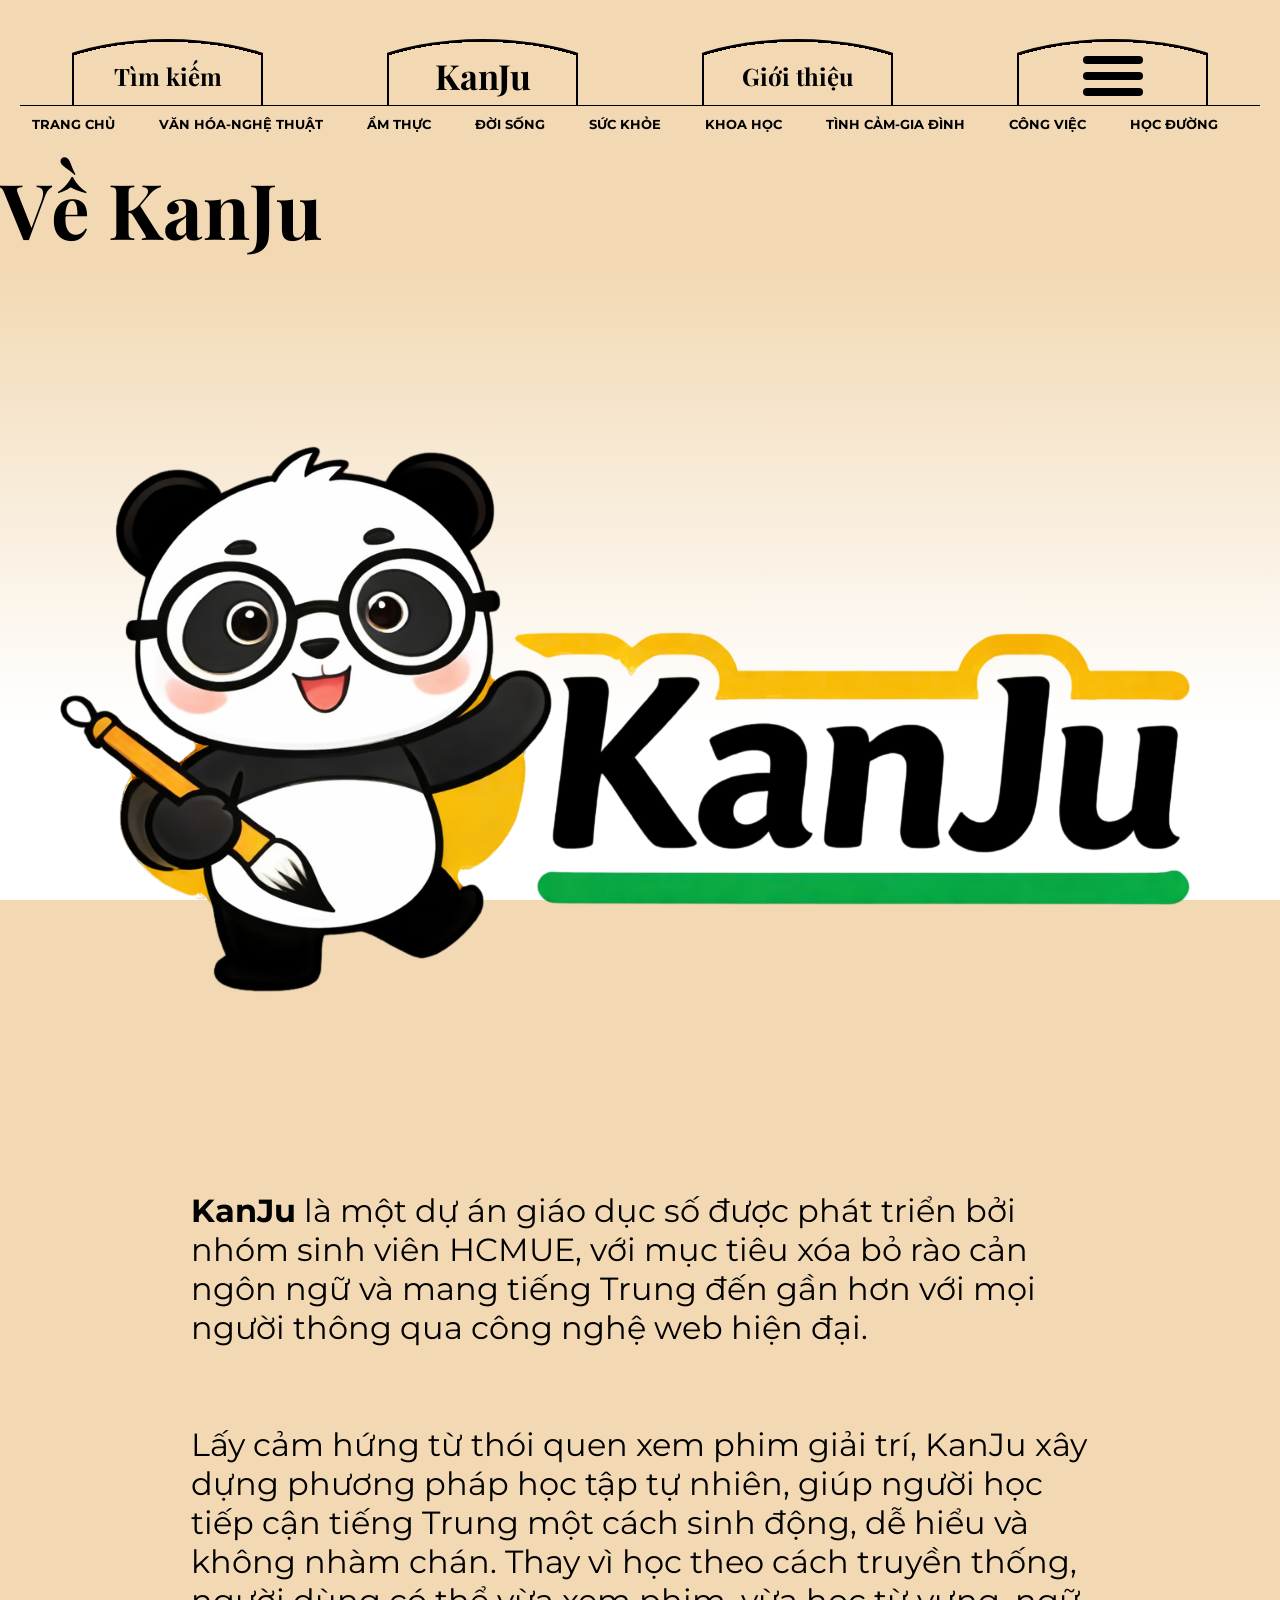
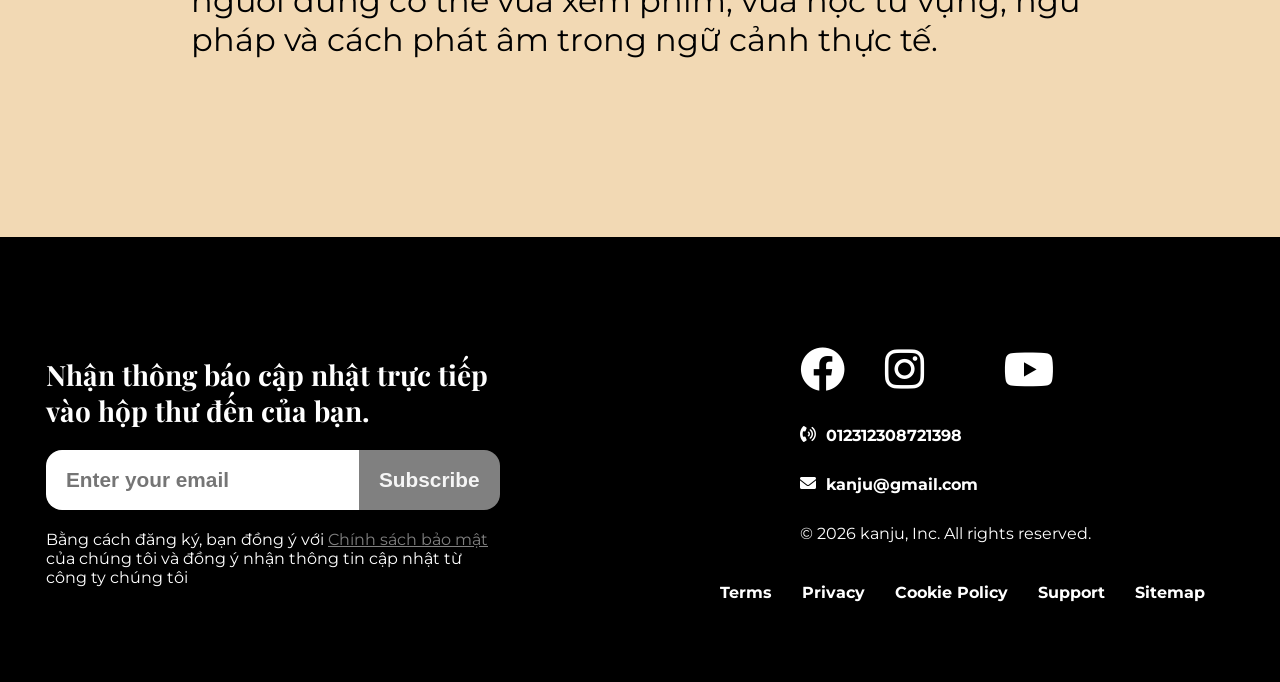
<file: pages/about.html>
<!DOCTYPE html>
<html lang="vi">

<head>
  <meta charset="UTF-8">
  <meta name="viewport" content="width=device-width, initial-scale=1.0">
  <title>Kanju</title>
  <link rel="stylesheet" href="../assets/css/general.css">
  <link rel="stylesheet" href="../assets/css/about.css">
  <link rel="preconnect" href="https://fonts.googleapis.com">
  <link rel="preconnect" href="https://fonts.gstatic.com" crossorigin>
  <link href="https://fonts.googleapis.com/css2?family=Montserrat:ital,wght@0,100..900;1,100..900&family=Playfair+Display:ital,wght@0,400..900;1,400..900&display=swap" rel="stylesheet">
  <link rel="stylesheet" href="https://cdnjs.cloudflare.com/ajax/libs/font-awesome/6.0.0/css/all.min.css">
  <link rel="icon" type="image/x-icon" href="/assets/img/logoicon-Photoroom.png">
</head>

<body>
  <!-- Overlay cho đăng nhập đăng xuất và pop up -->
  <div id="page-overlay"></div>
  <div id="pop-up-overlay__placeholder"></div>

  <!-- Nội dung chính -->
  <div id="mainContent">
    <header>
      <div id="navbar__placeholder"></div>
      <div id="mobile-menu__placeholder"></div>
    </header>

    <main>
      <div class="container1">
        <div class="header">
          <h1 class="title">Về KanJu</h1>
          <!-- <p class="subtitle">
             Đây là trang web miễn phí giúp nâng cao năng lực giao tiếp ở trình độ trung cấp.
          </p> -->
        </div>

        <div class="content-area">
          <img src="../assets/img/logo-Photoroom.png" alt="About Banner" class="about-banner">
          <!-- Bạn có thể dùng JS để đổ hình ảnh hoặc nội dung vào đây -->
          <!-- <div class="column"></div>
          <div class="column"></div>
          <div class="column"></div>
          <div class="column"></div> -->
        </div>
      </div>

      <!-- <div class="FAQ-section">
        <div class="social-box">
          <h3 class="social-title">THEO DÕI CHÚNG TÔI</h3>
          <div class="social-icons">
            <a href="#" class="social-icon"><i class="fab fa-facebook-f"></i></a>
            <a href="#" class="social-icon"><i class="fab fa-instagram"></i></a>
            <a href="#" class="social-icon"><i class="fab fa-tiktok"></i></a>
            <a href="#" class="social-icon"><i class="fab fa-youtube"></i></a>
          </div>
        </div>
        <div class="contact-box">
          <h3 class="social-title">Kết nối với đội ngũ giáo dục</h3>
          <p class="contact-title">
            Bạn có thắc mắc về lộ trình học? <span class="contact-link">Liên hệ ngay</span> để được hỗ trợ giải đáp.
          </p>
        </div>
      </div> -->

      <div class="description-section">
        <p class="description-text">
          <strong>KanJu</strong> là một dự án giáo dục số được phát triển bởi nhóm sinh viên HCMUE, với mục tiêu xóa bỏ rào cản ngôn ngữ và mang tiếng Trung đến gần hơn với mọi người thông qua công nghệ web hiện đại.
        </p>
        <br><br>
        <p class="description-text">
          Lấy cảm hứng từ thói quen xem phim giải trí, KanJu xây dựng phương pháp học tập tự nhiên, giúp người học tiếp cận tiếng Trung một cách sinh động, dễ hiểu và không nhàm chán. Thay vì học theo cách truyền thống, người dùng có thể vừa xem phim, vừa học từ vựng, ngữ pháp và cách phát âm trong ngữ cảnh thực tế.
        </p>
        <br><br>
        <!-- <p class="description-text">
          Thay vì những giáo trình khô khan, nền tảng của chúng tôi kết hợp giữa **Video trực quan**, **Hệ thống từ vựng thông minh** và **Trải nghiệm đọc hiểu tương tác**. Chúng tôi không chỉ dạy ngôn ngữ, chúng tôi truyền cảm hứng để bạn khám phá một nền văn hóa mới.
        </p> -->
      </div>
    </main>

    <div id="footer__placeholder"></div>
  </div>

  <script type="module" src="../components/Navbar/Navbar.js"></script>
  <script src="../assets/js/login.js"></script>
  <script src="../components/PopUpOverlay/PopUpOverlay.js"></script>
  <script type="module" src="../components/MobileMenu/MobileMenu.js"></script>
  <script type="module" src="../components/Footer/Footer.js"></script>
  <script src="../assets/js/overlay.js"></script>
  <script src="../assets/js/faq-animation.js"></script>
  <script src="../assets/js/header.js" type="module"></script>
</body>

</html>
</file>
<file: assets/css/general.css>
/* || RESET */
* {
  margin: 0;
  padding: 0;
  box-sizing: border-box;
}

img {
  display: block;
}

/* || VARIABLES */
:root {
  /* FONTS */
  --FF: "Montserrat", sans-serif;
  --FF-HEADING: "Playfair Display", serif;
  --FS-LOGO: clamp(16px, 2.7vw, 38.88px);
  --FS-HEADING: clamp(1.5rem, 1.5vw, 2rem);
  --FS: 1rem;
  /* COLORS */
  --FONT-COLOR: black;
  --NAV-HOVER-COLOR: darkred;
  --LINK-HOVER-COLOR: brown;
  --LINK-ACTIVE-COLOR: red;
  --NAV-ACTIVE-COLOR: #f3d19e;
  --BG-COLOR: #f2d9b4;
  --BG-FADED-COLOR: white;
  --BG-IMAGE: linear-gradient(to bottom, #f2d9b4 0%, #f2d9b4 30%, white 80%);
}

/* || GENERAL */

html {
  font-size: var(--FS);
}

body {
  height: auto;
  margin: 0;
  background-color: var(--BG-COLOR);
  background-image: var(--BG-IMAGE);
  background-attachment: fixed;
  font-family: var(--FF);
  color: var(--FONT-COLOR);
  overflow-x: hidden;
}

h1,
h2,
h3,
h4,
h5,
h6 {
  font-family: var(--FF-HEADING);
}

p {
  font-family: var(--FF);
}

/* || HEADER */

/* || OVERLAY FOR PAGE LOADING */
#page-overlay {
  position: fixed;
  top: 0;
  left: 0;
  width: 100%;
  height: 100%;
  background: linear-gradient(to bottom, #f2d9b4 0%, #f2d9b4 30%, white 80%);
  z-index: 1000;
  display: flex;
  justify-content: center;
  align-items: center;
  transition: opacity 0.6s ease-out, visibility 0.6s ease-out;
  opacity: 1;
  visibility: visible;
}

#page-overlay.hidden {
  opacity: 0;
  visibility: hidden;
}

.loading-text {
  color: #000;
  font-family: "Times New Roman", Times, serif;
  font-size: 5rem;
  animation: pulse 2s ease-in-out infinite;

  /* THAY ĐỔI MỚI: Thêm transition để chữ mờ đi mượt mà */
  transition: opacity 0.4s ease-out;
}

/* THAY ĐỔI MỚI: Quy tắc để ẩn chữ */
/* Khi #page-overlay có cả lớp .text-hidden, thì .loading-text bên trong sẽ bị ẩn đi */
#page-overlay.text-hidden .loading-text {
  opacity: 0;
}

@keyframes pulse {
  0% {
    opacity: 0.6;
  }

  50% {
    opacity: 1;
  }

  100% {
    opacity: 0.6;
  }
}

/* || MEDIA QUERIES*/

/* ------------------ Media Query: ≤1200px (Large tablets / small desktops) ------------------ */
@media only screen and (max-width: 1200px) {

  /* || VARIABLES */
  :root {
    --FS-LOGO: clamp(14px, 3vw, 2.5rem);
    --FS-HEADING: clamp(1.3rem, 2.5vw, 1.8rem);
  }

  .nav__top {
    margin-top: 2vh;
  }

  .nav-item-wrapper {
    padding: 0;
  }
}

/* ------------------ Media Query: ≤992px (Tablets) ------------------ */
@media only screen and (max-width: 992px) {
  :root {
    --FS-LOGO: clamp(13px, 4vw, 2.2rem);
    --FS-HEADING: clamp(1.2rem, 3vw, 1.6rem);
  }

  .nav-item-wrapper:has(.nav__about),
  .nav-item-wrapper:has(.nav__newsletter) {
    display: none;
  }

  .nav-item-wrapper {
    width: 30vw;
  }
}

/* ------------------ Media Query: ≤768px (Small tablets / large phones) ------------------ */
@media only screen and (max-width: 768px) {
  :root {
    --FS-LOGO: clamp(12px, 4vw, 2rem);
    --FS-HEADING: clamp(1.2rem, 3vw, 1.5rem);
  }

  .nav__top {
    display: flex;
    justify-content: space-around;
    padding-left: 20px;
    padding-right: 20px;
  }
}

/* ------------------ Media Query: ≤600px (Phones) ------------------
   Example: This section contains focused adjustments for small screens.
   - NAV TOP: compact spacing and layout tweaks
   - HIDE SEARCH: remove search from top bar for space
   - LOGO: center and remove decorative borders for cleaner look
   - HAMBURGER MENU: simplify visuals and sizing
   - FOOTER: stack and center content for narrow widths
----------------------------------------------------------------------------------------- */
@media only screen and (max-width: 600px) {

  /* || VARIABLES */
  :root {
    --FS-LOGO: clamp(10px, 10vw, 1.8rem);
  }

  /* NAV TOP */
  .nav__top {
    display: flex;
    justify-content: space-between;
    align-items: center;
    margin-bottom: 20px;
    position: relative;
  }

  /* HIDE SEARCH */
  .nav-item-wrapper:has(.nav__search) {
    display: none;
  }

  /* LOGO */
  .nav-item-wrapper:has(.nav__logo) {
    position: absolute;
    margin: 0 auto;
    width: auto;
    padding: 0;
    aspect-ratio: unset;
    left: 50%;
    transform: translateX(-50%);
  }

  .nav__logo {
    border: none;
    background: none;
    clip-path: none;
    height: auto;
  }

  /* HAMBURGER MENU */
  .nav__hamburgermenu {
    background: none;
    border: none;
    clip-path: none;
    height: auto;
  }

  .nav__hamburgermenu__icon {
    width: 30px;
    height: 22px;
    display: flex;
    flex-direction: column;
    justify-content: space-between;
  }

  .nav__hamburgermenu span {
    display: block;
    width: 100%;
    height: 4px;
    background-color: black;
    border-radius: 25px;
  }

  .nav-item-wrapper:has(.nav__hamburgermenu) {
    margin-left: auto;
    z-index: 10;
    width: auto;
    padding-top: 0;
    aspect-ratio: unset;
    /* Tắt tỷ lệ khung hình */
    overflow: visible;
  }

  /* FOOTER */
  .footer__container {
    flex-direction: column;
    align-items: center;
    text-align: center;
  }

  .siteinfo__right {
    flex-basis: 100%;
  }

  .icon__container {
    justify-content: center;
  }

  .option {
    margin: 0;
    padding: 0;
    gap: 20px;
    flex-wrap: wrap;
  }
}
</file>
<file: assets/css/about.css>
/* || VARIABLES */
:root {
  /* COLORS */
  --FONT-COLOR: #000000;
  --LINK-HOVER-COLOR: brown;
}

*, *::before, *::after {
  box-sizing: border-box;
}


/* || MAIN *
/* FAQ */
.FAQ-section {
  max-width: 1440px;
  width: 100%;
  margin: 20px auto;
  display: flex;
  gap: 0;
  align-items: stretch;
  /* Thêm flex-wrap để các box tự nhảy hàng trên thiết bị nhỏ */
  flex-wrap: wrap; 
  /* Đảm bảo không bị tràn bề ngang trên mobile */
  box-sizing: border-box; 
  padding: 0 20px; /* Padding nhẹ cho toàn bộ section trên mobile */
}

.social-box {
  display: flex;
  flex-direction: column;
  justify-content: center;
  align-items: center;
  text-align: center;
  padding: 40px;
  background-color: aquamarine;
  box-sizing: border-box;
  
  /* CẤU TRÚC RESPONSIVE MỚI */
  flex: 1 1 291px; /* Grow: 1, Shrink: 1, Basis: 291px */
  max-width: 100%; /* Ngăn tràn màn hình */
  
  /* Phần animation ban đầu giữ nguyên */
  opacity: 0;
  transform: translateX(-100px);
  transition: opacity 0.8s ease, transform 0.8s ease;
  z-index: 1; /* Đảm bảo nằm trên contact-box khi trượt */
}

.social-icons {
  display: flex;
  flex-direction: row;
  gap: 20px;
}

.social-box .social-title {
  font-size: clamp(1rem, 2vw, 1.5rem);
  margin-bottom: 15px;
}

.social-icons a {
  display: flex;
  align-items: center;
  justify-content: center;
  width: 36px;
  height: 36px;
  border-radius: 6px;
  border: 1px solid rgba(0, 0, 0, 0.1);
  text-decoration: none;
  color: var(--FONT-COLOR);
  transition: all 0.3s ease;
}

.social-icons a:hover {
  background-color: var(--LINK-HOVER-COLOR); 
  color: white; 
}


  /* Đây là box "Get in touch" */
.contact-box { 
  max-width: max(70vw, 733px);
  width: 100%; 
  flex-grow: 1; 
  /* Margin lớn như này là để tạo hiệu ứng cột cao cột thấp, cố tình tạo asymetry */
  margin-top: 54px; 
  height: auto; 
  min-height: 142px; 
  background-color: aqua; 
  box-sizing: border-box; 

  display: flex; 
  flex-direction: column;
  justify-content: center;
  align-items: flex-start;
  padding: 30px 40px;
}

.contact-box h3 {
  font-size: clamp(1.2rem, 2.8vw, 2rem); 
  text-align: left; 
  width: 40%;
  /* Đặt chiều rộng của h3 bằng 40% của .contact-box. */
  margin: 0; 
}

.contact-box p {
  font-size: clamp(1.2rem, 2.8vw, 2rem); 
  text-align: right; 
  width: 100%; 
  margin: 0; 
}

.social-box {
  opacity: 0;
  transform: translateX(-100px);
  transition: opacity 0.8s ease, transform 0.8s ease;
}

/* Animation trượt ra cho contact và social box */

.contact-box {
  opacity: 0;
  transform: translateX(-150px);
  transition: opacity 0.8s ease, transform 0.8s ease;
  transition-delay: 0.2s;
  /* Contact box trượt sau social box */
}

/* Khi có class 'visible' (thêm bằng JavaScript khi scroll đến) */
.social-box.visible,
.contact-box.visible {
  opacity: 1;
  transform: translateX(0);
}

/* ABOUT */
.container1 {
  width: 100%;
  /* Rộng 100%. */
  max-width: 1440px;
  /* Rộng tối đa 1440px. */
  display: flex;
  /* Dùng Flexbox. */
  flex-direction: column;
  /* Xếp các con (header, content-area) theo chiều dọc. */
  height: auto;
  /* Chiều cao tự động. */
  margin: 0 auto;
  /* Căn giữa theo chiều ngang. */

  margin-top: 20px;
  /* Lề trên 20px. */
}

.header {
  position: relative;
  /* Đặt vị trí tương đối, làm mốc cho các phần tử con 'position: absolute'. */
  width: 100%;
  /* Rộng 100%. */
  aspect-ratio: 1418/200;
  /* Giữ tỷ lệ khung hình (rộng/cao) là 1418/200. */
  display: flex;
  height: min(calc(100vw * (200 / 1418)), 400px);
}

.title {
  position: absolute;
  /* Đặt vị trí tuyệt đối (so với .header). */
  top: 0;
  /* Căn lên lề trên của .header. */
  left: 0;
  /* Căn sang lề trái của .header. */
  font-size: clamp(20px, 6vw, 90px);
  /* Cỡ chữ bằng 4% chiều rộng viewport. */
  aspect-ratio: 504/70;
  /* Giữ tỷ lệ khung hình cho box title. */
}

.subtitle {
  max-width: 100%;
  /* Rộng tối đa 60% (của .header). */
  width: 100%;
  /* Rộng 100% (nhưng không quá 60%). */
  position: absolute;
  /* Vị trí tuyệt đối (so với .header). */
  bottom: 0;
  /* Căn xuống lề dưới. */
  right: 0;
  /* Căn sang lề phải. */
  font-size: clamp(16px, 2vw, 40px);
  /* Cỡ chữ bằng 2% chiều rộng viewport. */
  font-weight: bolder;
  /* Chữ cực kỳ đậm. */
  word-wrap: break-word;
}

.about-banner {
  width: 100%;        /* Luôn rộng bằng 100% khung chứa nó */
  height: auto;       /* Tự động tính chiều cao để không bị méo ảnh */
  display: block;     /* Loại bỏ khoảng trống thừa dưới ảnh */
  object-fit: cover;  /* Giúp ảnh lấp đầy không gian nếu bạn có set chiều cao cố định */
  grid-column: 1 / -1; /* Quan trọng: Bảo ảnh chiếm hết các cột của Grid hiện tại */
}

.content-area {
  display: grid;
  grid-template-columns: repeat(4, 1fr);
  gap: 1px;
  /* padding-top: 20px; */
  /* margin-bottom: 20px; */
  width: 100%; /* Đảm bảo khung bao ngoài rộng hết cỡ */
}

.column {
  flex: 1;
  background-color: #d3d0c8;
  min-height: 400px;
  position: relative;
  /* Quan trọng! */
  overflow: hidden;
  /* Ẩn phần background vượt ra ngoài */
  transition: background-color 0.3s;
}

/* Tạo pseudo-element chứa background */
.column:first-child::before {
  content: "";
  position: absolute;
  top: 0;
  left: 0;
  width: 100%;
  height: 100%;
  background-image: url("../img/img1.png");
  background-size: cover;
  background-position: center;
  filter: grayscale(100%);
  transition: filter 1s ease, transform 0.6s ease;
  z-index: 0;
  /* Đảm bảo nằm dưới nội dung */
}

/* Tạo pseudo-element chứa background */
.column:nth-child(2)::before {
  content: "";
  position: absolute;
  top: 0;
  left: 0;
  width: 100%;
  height: 100%;
  background-image: url("../img/img2.png");
  background-size: cover;
  background-position: center;
  filter: grayscale(100%);
  transition: filter 1s ease, transform 0.6s ease;
  z-index: 0;
  /* Đảm bảo nằm dưới nội dung */
}

/* Tạo pseudo-element chứa background */
.column:nth-child(3)::before {
  content: "";
  position: absolute;
  top: 0;
  left: 0;
  width: 100%;
  height: 100%;
  background-image: url("../img/img3.png");
  background-size: cover;
  background-position: center;
  filter: grayscale(100%);
  transition: filter 1s ease, transform 0.6s ease;
  z-index: 0;
  /* Đảm bảo nằm dưới nội dung */
}

/* Tạo pseudo-element chứa background */
.column:last-child::before {
  content: "";
  position: absolute;
  top: 0;
  left: 0;
  width: 100%;
  height: 100%;
  background-image: url("../img/img4.png");
  background-size: cover;
  background-position: center;
  filter: grayscale(100%);
  transition: filter 1s ease, transform 0.6s ease;
  z-index: 0;
  /* Đảm bảo nằm dưới nội dung */
}

.column:hover::before {
  filter: grayscale(0%);
  transform: scale(1.2);
}

.column:last-child {
  border-right: none;
  /* Xóa viền phải của cột cuối cùng (dù hiện tại không có viền nào được set). */
}

.column:hover {
  background-color: #c5c2ba;
  /* Đổi màu nền khi di chuột (thành màu xám đậm hơn). */
}

/* --------------------------------
-------------------------------- */
/* description-section */
/* --------------------------------
-------------------------------- */

.description-section {
  width: 100%;
  /* Rộng 100%. */
  margin: 0 auto;
  /* Căn giữa. */
  max-width: 899px;
  /* Rộng tối đa 899px. */
  /* padding-top: 100px; */
  /* Đệm trên 100px. */
  font-size: clamp(13px, 2.5vw, 36px);
  /* Cỡ chữ 30px. */
  padding-bottom: 100px;
  /* Đệm dưới 100px. */
}

/* --------------------------------
-------------------------------- */
/* footer--section */
/* --------------------------------
-------------------------------- */
footer {
  width: 100%;
  /* Rộng 100%. */
  background-color: black;
  /* Màu nền đen. */
  color: white;
  /* Màu chữ trắng. */
  padding: 50px 0 80px;
  /* Đệm: 50px trên, 0 trái/phải, 80px dưới. */
  margin-top: auto;
  /* Tự động đẩy footer xuống cuối trang (nếu trang ngắn). */
}

.footer__container {
  max-width: 1440px;
  /* Rộng tối đa 1440px. */
  margin: 0 auto;
  /* Căn giữa. */
  display: flex;
  /* Dùng Flexbox. */
  justify-content: space-between;
  /* Căn 2 phần tử con (newsletter, siteinfo) ra 2 đầu, khoảng cách ở giữa. */
  gap: clamp(50px, 25vw, 300px);
  /* Khoảng cách linh hoạt: nhỏ nhất 50px, lớn nhất 300px, co dãn theo 25% viewport. */
  padding: 0 40px;
  /* Đệm 0 trên/dưới, 40px trái/phải. */
}

.footer__newsletter {
  display: flex;
  /* Dùng Flexbox. */
  flex-direction: column;
  /* Xếp các con (title, form, a) theo chiều dọc. */
  gap: 20px;
  /* Khoảng cách 20px giữa các con. */
  flex: 1;
  /* (flex-grow: 1) Co dãn để chiếm không gian. */
  padding-left: 6px;
  /* Đệm trái 6px. */
  justify-content: flex-start;
  /* Căn nội dung lên trên (theo trục dọc). */
}

.footer__newsletter a {
  color: gray;
  /* Màu chữ xám cho link. */
}

.newsletter__title {
  font-size: 1.75rem;
  /* Cỡ chữ 1.75rem. */
  line-height: 1.3;
  /* Chiều cao dòng bằng 1.3 lần cỡ chữ. */
  padding-top: 70px;
  /* Đệm trên 70px. */
}

.newsletter__formbox {
  display: flex;
  /* Dùng Flexbox để đặt input và button cạnh nhau. */
}

.newsletter__formbox input {
  padding: 18px 20px;
  /* Đệm 18px (trên/dưới), 20px (trái/phải) bên trong input. */
  border-radius: 16px 0 0 16px;
  /* Bo góc trên trái và dưới trái 16px. */
  border: none;
  /* Xóa viền. */
  outline: none;
  /* Xóa viền xanh (outline) khi click vào input. */
  font-size: 1.3em;
  /* Cỡ chữ 1.3 lần chữ cơ bản. */
  font-weight: bolder;
  /* Chữ cực đậm. */
  flex: 1;
  /* (flex-grow: 1) Cho phép input co dãn lấp đầy không gian. */
}

.newsletter__formbox button {
  border-radius: 0 16px 16px 0;
  /* Bo góc trên phải và dưới phải 16px. */
  padding: 18px 20px;
  /* Đệm bên trong button. */
  border-left: none;
  /* Xóa viền trái (để liền với input). */
  font-size: 1.3em;
  /* Cỡ chữ. */
  font-weight: bold;
  /* Chữ đậm. */
  background-color: gray;
  /* Màu nền xám. */
  color: whitesmoke;
  /* Màu chữ trắng mờ. */
  border: none;
  /* Xóa viền. */
  outline: none;
  /* Xóa viền focus. */
  cursor: pointer;
  /* Đổi con trỏ thành hình bàn tay khi di chuột. */
  white-space: nowrap;
  /* Ngăn chữ trong button bị xuống hàng. */
}

.newsletter__formbox button:hover {
  transition: background-color 0.7s ease;
  /* Hiệu ứng chuyển màu mượt 0.7s. */
  background-color: rgb(0, 102, 255);
  /* Đổi màu nền khi di chuột. */
}

/* (Selector này có vẻ sai, .siteinfo__formbox không tồn tại) */
.siteinfo__formbox input::placeholder {
  color: gray;
  /* Đặt màu xám cho chữ placeholder (chữ mờ) */
}

.siteinfo__right {
  display: flex;
  /* Dùng Flexbox. */
  flex-direction: column;
  /* Xếp các con theo chiều dọc. */
  flex-basis: 50%;
  /* Đặt kích thước cơ bản là 50% chiều rộng của .footer__container. */
  gap: 30px;
  /* Khoảng cách 30px giữa các con. */
}

.siteinfo__right a {
  color: white;
  /* Màu chữ trắng cho link. */
  text-decoration: none;
  /* Bỏ gạch chân link. */
}

.icon__container {
  display: flex;
  /* Dùng Flexbox. */
  gap: 40px;
  /* Khoảng cách 40px giữa các icon. */
  padding-top: 60px;
  /* Đệm trên 60px. */
  justify-content: flex-start;
  /* Căn các icon sang trái. */
  flex-direction: row;
  /* Xếp icon theo hàng ngang. */
  flex-wrap: wrap;
  /* Cho phép icon rớt hàng. */
}

/* Style cho thẻ <i> (icon) khi thẻ <a> cha được hover */
a:hover i {
  color: gray;
  /* Đổi màu icon thành xám. */
  transition: color 0.3s ease;
  /* Hiệu ứng chuyển màu mượt 0.3s. */
}

.fa-brands {
  /* (Font Awesome Brands) */
  font-size: 45px;
  /* Cỡ chữ (kích thước icon) 45px. */
  height: 45px;
  /* Chiều cao 45px. */
  cursor: pointer;
  /* Con trỏ hình bàn tay. */
}

.contact {
  display: flex;
  /* Dùng Flexbox. */
  justify-content: flex-start;
  /* Căn sang trái. */
  gap: 10px;
  /* Khoảng cách 10px (giữa icon và chữ). */
  font-weight: bolder;
  /* Chữ cực đậm. */
}

.email {
  display: flex;
  /* Dùng Flexbox. */
  justify-content: flex-start;
  /* Căn sang trái. */
  gap: 10px;
  /* Khoảng cách 10px. */
  font-weight: bolder;
  /* Chữ cực đậm. */
}

.end {
  margin-bottom: 10px;
  /* Lề dưới 10px. */
}

.option {
  display: flex;
  /* Dùng Flexbox. */
  justify-content: flex-start;
  /* Căn trái. */
  gap: 30px;
  /* Khoảng cách 30px giữa các option. */
  font-weight: bolder;
  /* Chữ cực đậm. */
  cursor: pointer;
  /* Con trỏ hình bàn tay. */
  margin: 0 0 0 -130px;
  /* Lề: 0 trên/phải/dưới, -130px bên trái (kéo sang trái). */
  flex-direction: row;
  /* Xếp theo hàng ngang. */
}

.options__container li {
  list-style: none;
  /* Bỏ dấu chấm đầu dòng của <li>. */
}

.options__container {
  margin-left: 50px;
  /* Lề trái 50px. */
}
/* || MEDIA QUERIES */

/* Áp dụng khi màn hình từ 1200px trở xuống */
@media (max-width: 1200px) {
  .maintopic__container {
    display: flex;
    flex-direction: column;
    /* Chuyển .maintopic__container thành cột. */
  }

  .footer__newsletter {
    flex: 1;
    min-width: 300px;
    /* Chiều rộng tối thiểu 300px (giữ form không bị bóp). */
  }

  .option {
    display: flex;
    flex-direction: column;
    justify-content: flex-start;
    margin-left: -50px;
  }

  .popular__container {
    display: flex;
    flex-direction: column;
    gap: 30px;
  }

  .grid1__content1,
  .grid1__content2,
  .lifestyle,
  .politics {
    display: flex;
    flex-direction: row;
    gap: 30px;
    text-align: left;
    justify-content: flex-start;
    align-items: flex-start;
  }

  .grid1__content1-img,
  .grid1__content2-img,
  .lifestyle__img,
  .politics__img {
    width: 50%;
  }


  .business__news-img {
    padding-top: 10px;
  }

  .business__news-description {
    padding-bottom: 20px;
  }

  .bussiness__news {
    border-top: 2px solid rgba(0, 0, 0, 0.1);
    border-bottom: 2px solid rgba(0, 0, 0, 0.1);
  }

  .business__news-description {
    margin: 0 auto;
  }

  .grid__box1,
  .grid__box2 {
    border: none;
  }

  .lifestyle {
    padding-top: 15px;
  }

  .topic__container {
    display: flex;
    flex-direction: column;
  }

  .news__img {
    width: 20%;
  }

  .threenews__img {
    width: 40%;
    aspect-ratio: 100/50;
  }

  .description-section {
    padding: 15px 10px;
  }
}



@media (max-width: 1024px) {
  .FAQ-section {
    gap: 0;
    /* Đảm bảo khoảng cách vẫn là 0 (khi các box rớt hàng). Và bỏ padding ở max width này trở đi */
    padding: 0;
  }

  .contact-box {
    margin-top: 0;
    /* Gỡ bỏ lề trên 54px khi .contact-box rớt xuống hàng (wrap).  
    Khi này coi trên thiết bị nhỏ hơn thì không cần hiệu ứng asymetry nữa vì nhìn sẽ rối mắt*/

  }
}
 
@media (max-width: 600px) {
  .contact-box {
    flex-direction: column;
    align-items: flex-start; 
    text-align: left; 
    gap: 15px; 
  }

  .contact-box h3,
  .contact-box p {
    width: 100%; 
    text-align: left; 
  }
}

/* Áp dụng khi màn hình từ 768px trở xuống (tablet) */
@media (max-width: 768px) {
  .FAQ-section {
    flex-wrap: wrap;
  }

  .header {
    display: flex;
    flex-direction: row;
    align-items: center;
    height: auto;
    aspect-ratio: unset;
    gap: 2vw;
    margin-left: 0;
    padding: 5%;
  }

  .title {
    position: static;
    font-size: clamp(16px, 5vw, 40px);
    aspect-ratio: unset;
    flex-shrink: 0;
  }

  .subtitle {
    position: static;
    max-width: 100%;
    right: auto;
    bottom: auto;
    font-size: clamp(11px, 2vw, 28px);
  }

  .boxlowerleft {
    display: flex;
    flex-direction: column;
    /* Chuyển .boxlowerleft thành cột. */
  }

  .footer__container {
    flex-direction: column;
    /* Chuyển 2 cột của footer thành 1 cột (xếp chồng lên nhau). */
    gap: 40px;
  }

  .newsletter__formbox input {
    width: 300px;
    max-width: 100%;
    flex: none;
  }

  .AI__container {
    display: flex;
    flex-direction: column;
  }

  .AI__left {
    border: none
  }

  .AI__news--1 {
    border-top: 2px solid rgba(0, 0, 0, 0.1);
  }

  .content-area {
    grid-template-columns: repeat(2, 1fr);
    gap: 1px;
  }

  .column {
    min-height: 200px; 
    aspect-ratio: 9 / 10;
  }

  .description-section {
    padding: 25px 15px;
  }
}

/* Áp dụng khi màn hình từ 500px trở xuống (mobile) */
@media (max-width: 500px) {
  .header {
    flex-direction: column;
  }

  .newsletter__formbox {
    display: flex;
    flex-direction: column; 
    align-items: stretch; 
    gap: 10px; 
  }

  .newsletter__formbox input {
    width: 100%; 
    border-radius: 16px; 
    padding: 14px 16px; 
    font-size: 1rem; 
  }

  .newsletter__formbox button {
    width: 100%; 
    border-radius: 16px; 
    padding: 14px 16px; 
    font-size: 1rem; 
    white-space: normal; 
  }

  .content-area {
    grid-template-columns: 1fr;
  }

}
</file>
